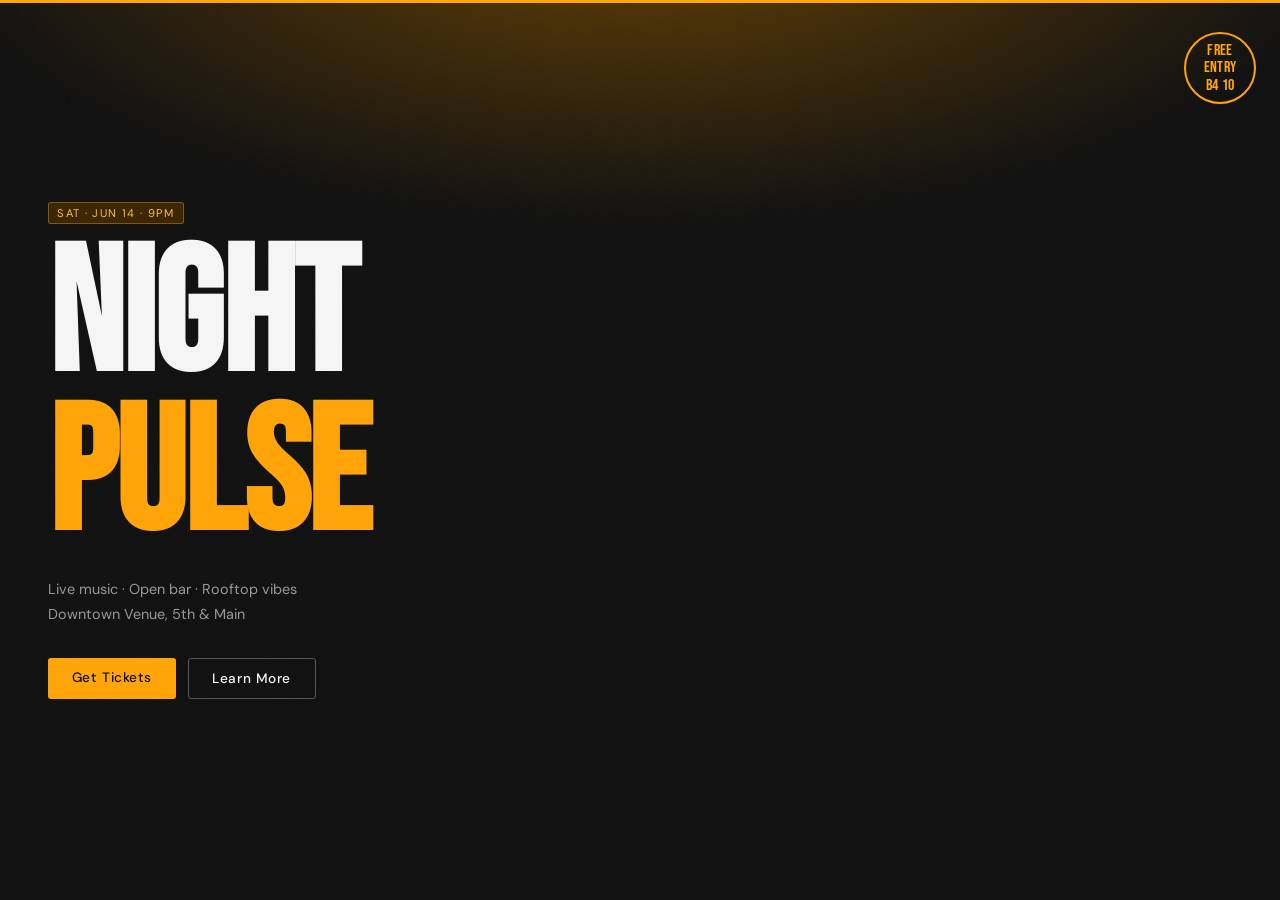
<file: headers/1/index.html>
<!DOCTYPE html>
<html lang="en">
<head>
  <meta charset="UTF-8" />
  <meta name="viewport" content="width=device-width, initial-scale=1.0"/>
  <title>Hero 1 – Bold Event</title>
  <link rel="stylesheet" href="style.css" />
  <link href="https://fonts.googleapis.com/css2?family=Bebas+Neue&family=DM+Sans:wght@400;500&display=swap" rel="stylesheet"/>
</head>
<body>
  <section class="hero">
    <div class="hero__noise"></div>
    <div class="hero__content">
      <span class="hero__tag">Sat · Jun 14 · 9PM</span>
      <h1 class="hero__title">NIGHT<br><em>PULSE</em></h1>
      <p class="hero__sub">Live music · Open bar · Rooftop vibes<br>Downtown Venue, 5th & Main</p>
      <div class="hero__actions">
        <a href="#" class="btn btn--primary">Get Tickets</a>
        <a href="#" class="btn btn--ghost">Learn More</a>
      </div>
    </div>
    <div class="hero__badge">Free<br>Entry<br>B4 10</div>
  </section>
  <script src="script.js"></script>
</body>
</html>
</file>
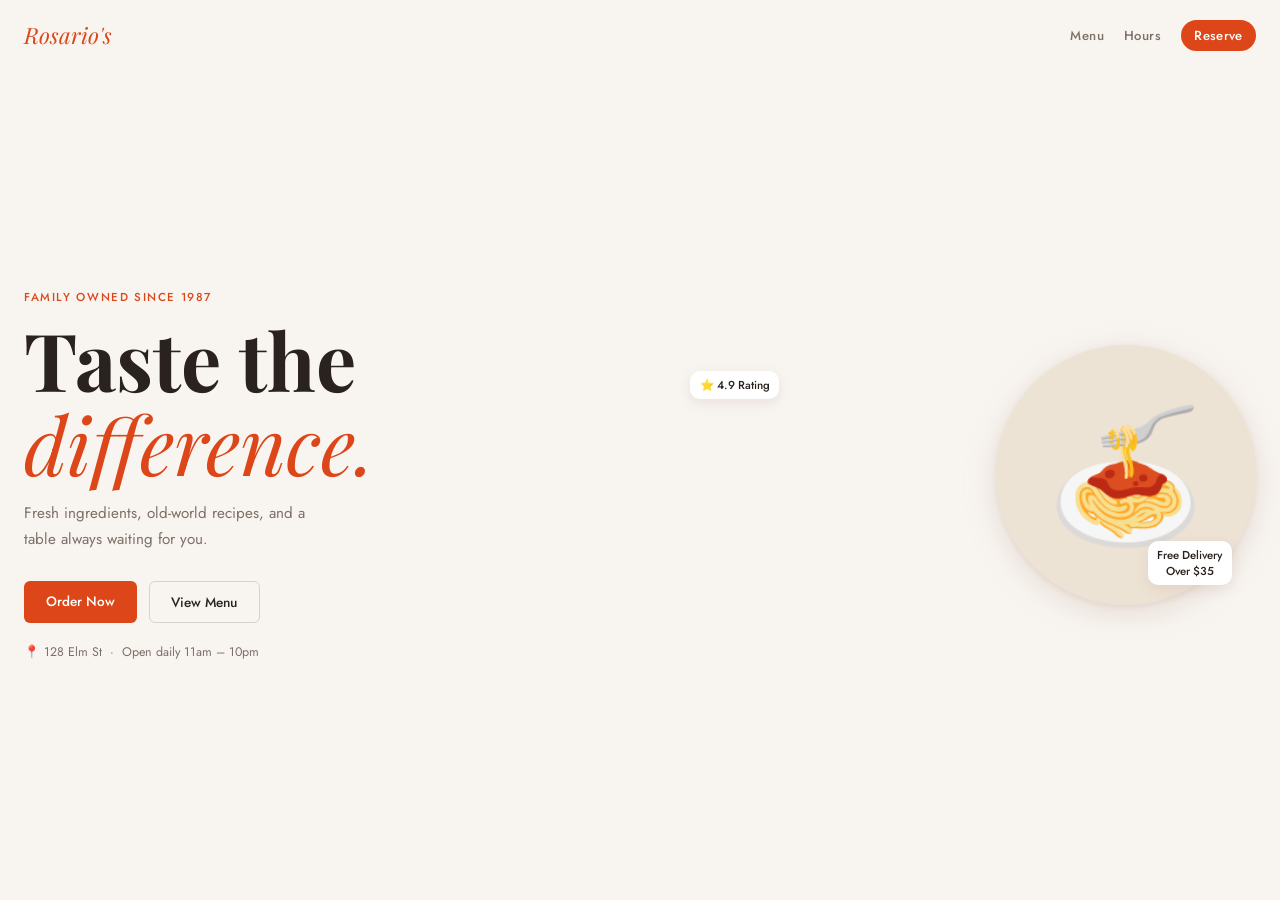
<file: headers/2/index.html>
<!DOCTYPE html>
<html lang="en">
<head>
  <meta charset="UTF-8" />
  <meta name="viewport" content="width=device-width, initial-scale=1.0"/>
  <title>Hero 2 – Local Business</title>
  <link rel="stylesheet" href="style.css" />
  <link href="https://fonts.googleapis.com/css2?family=Playfair+Display:ital,wght@0,700;1,400&family=Jost:wght@300;400;500&display=swap" rel="stylesheet"/>
</head>
<body>
  <section class="hero">
    <header class="hero__header">
      <div class="logo">Rosario's</div>
      <nav class="nav">
        <a href="#">Menu</a>
        <a href="#">Hours</a>
        <a href="#" class="nav__cta">Reserve</a>
      </nav>
    </header>

    <div class="hero__body">
      <div class="hero__text">
        <p class="hero__eyebrow">Family owned since 1987</p>
        <h1 class="hero__title">Taste the<br><em>difference.</em></h1>
        <p class="hero__desc">Fresh ingredients, old-world recipes, and a table always waiting for you.</p>
        <div class="hero__actions">
          <a href="#" class="btn btn--fill">Order Now</a>
          <a href="#" class="btn btn--line">View Menu</a>
        </div>
        <p class="hero__info">📍 128 Elm St &nbsp;·&nbsp; Open daily 11am – 10pm</p>
      </div>

      <div class="hero__visual">
        <div class="hero__plate">
          <span class="plate__icon">🍝</span>
        </div>
        <div class="tag tag--1">⭐ 4.9 Rating</div>
        <div class="tag tag--2">Free Delivery<br>Over $35</div>
      </div>
    </div>
  </section>
  <script src="script.js"></script>
</body>
</html>
</file>
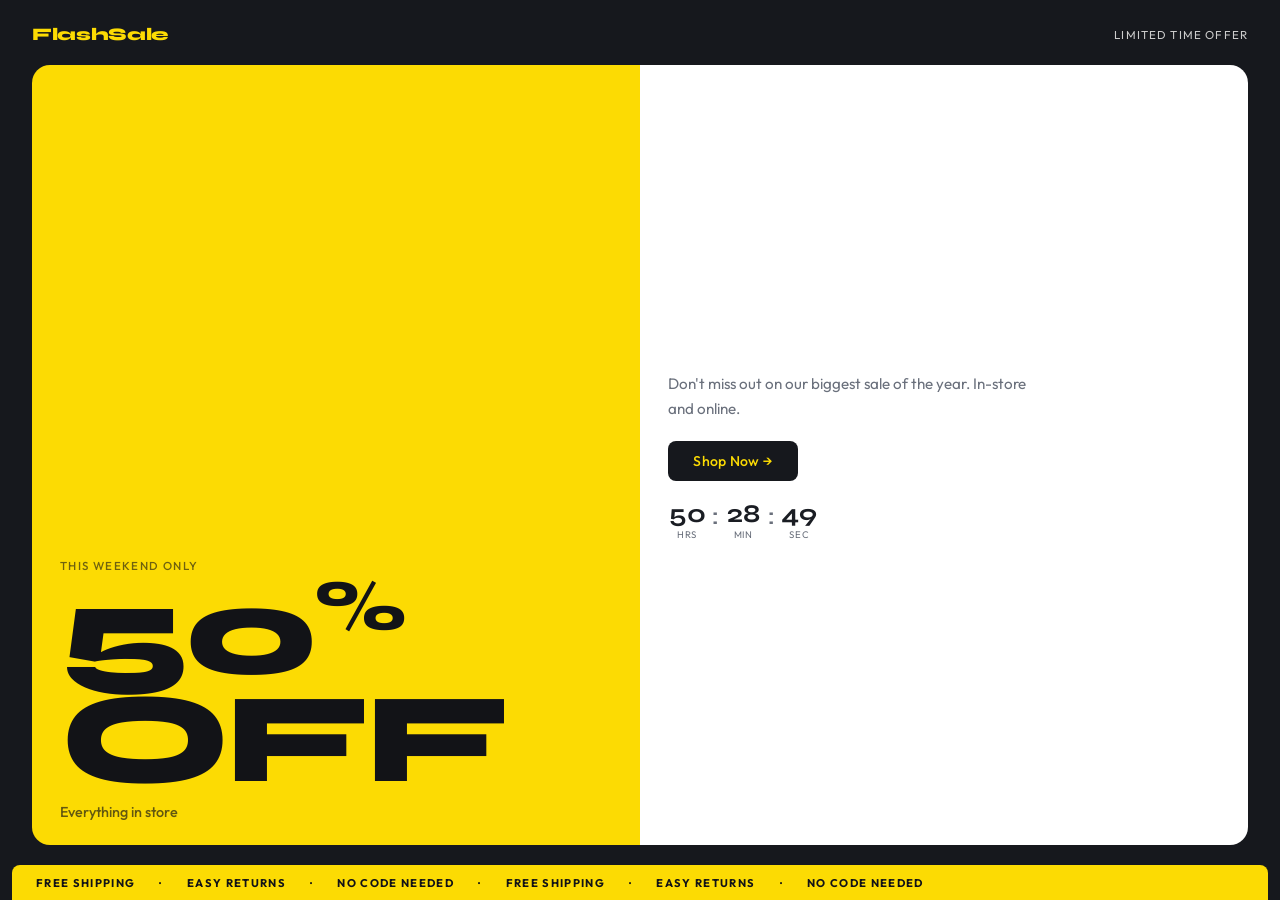
<file: headers/3/index.html>
<!DOCTYPE html>
<html lang="en">
<head>
  <meta charset="UTF-8" />
  <meta name="viewport" content="width=device-width, initial-scale=1.0"/>
  <title>Hero 3 – Promo / Sale</title>
  <link rel="stylesheet" href="style.css" />
  <link href="https://fonts.googleapis.com/css2?family=Syne:wght@700;800&family=Outfit:wght@300;400;500&display=swap" rel="stylesheet"/>
</head>
<body>
  <section class="hero">
    <!-- Top bar -->
    <div class="topbar">
      <span class="topbar__brand">FlashSale</span>
      <span class="topbar__tagline">Limited time offer</span>
    </div>

    <!-- Split card -->
    <div class="card">
      <div class="card__left">
        <p class="card__label">This weekend only</p>
        <h1 class="card__headline">50<span class="card__pct">%</span><br>OFF</h1>
        <p class="card__note">Everything in store</p>
      </div>
      <div class="card__right">
        <p class="card__pitch">Don't miss out on our biggest sale of the year. In-store and online.</p>
        <a href="#" class="btn">Shop Now →</a>
        <div class="countdown" id="countdown">
          <div class="countdown__unit">
            <span class="countdown__num" id="cd-h">00</span>
            <span class="countdown__label">hrs</span>
          </div>
          <span class="countdown__sep">:</span>
          <div class="countdown__unit">
            <span class="countdown__num" id="cd-m">00</span>
            <span class="countdown__label">min</span>
          </div>
          <span class="countdown__sep">:</span>
          <div class="countdown__unit">
            <span class="countdown__num" id="cd-s">00</span>
            <span class="countdown__label">sec</span>
          </div>
        </div>
      </div>
    </div>

    <!-- Footer strip -->
    <div class="strip" aria-hidden="true">
      <span>FREE SHIPPING</span><span>·</span>
      <span>EASY RETURNS</span><span>·</span>
      <span>NO CODE NEEDED</span><span>·</span>
      <span>FREE SHIPPING</span><span>·</span>
      <span>EASY RETURNS</span><span>·</span>
      <span>NO CODE NEEDED</span>
    </div>
  </section>
  <script src="script.js"></script>
</body>
</html>
</file>
<file: headers/1/style.css>
/* =====================
   HERO 1 – BOLD EVENT
   ===================== */

/* === COLOR TOKENS (tweak these) === */
:root {
  --bg:         hsl(0, 0%, 6%);
  --surface:    hsl(0, 0%, 10%);
  --accent:     hsl(38, 100%, 52%);
  --accent-dim: hsl(38, 100%, 20%);
  --text:       hsl(0, 0%, 96%);
  --text-muted: hsl(0, 0%, 60%);
  --tag-bg:     hsl(38, 100%, 12%);
  --tag-text:   hsl(38, 100%, 65%);
  --btn-ghost-border: hsl(0, 0%, 35%);

  /* Typography */
  --font-display: 'Bebas Neue', sans-serif;
  --font-body:    'DM Sans', sans-serif;
}

/* === RESET === */
*, *::before, *::after { box-sizing: border-box; margin: 0; padding: 0; }
a { text-decoration: none; }

body {
  background: var(--bg);
  color: var(--text);
  font-family: var(--font-body);
  min-height: 100dvh;
}

/* === HERO === */
.hero {
  position: relative;
  min-height: 100dvh;
  display: flex;
  align-items: flex-end;
  padding: 2.5rem 1.5rem;
  overflow: hidden;
  background:
    radial-gradient(ellipse 80% 50% at 50% -10%, var(--accent-dim) 0%, transparent 70%),
    var(--bg);
}

/* Grain texture overlay */
.hero__noise {
  position: absolute;
  inset: 0;
  pointer-events: none;
  opacity: 0.04;
  background-image: url("data:image/svg+xml,%3Csvg viewBox='0 0 256 256' xmlns='http://www.w3.org/2000/svg'%3E%3Cfilter id='noise'%3E%3CfeTurbulence type='fractalNoise' baseFrequency='0.9' numOctaves='4' stitchTiles='stitch'/%3E%3C/filter%3E%3Crect width='100%25' height='100%25' filter='url(%23noise)'/%3E%3C/svg%3E");
  background-size: 200px 200px;
}

/* Horizontal rule accent */
.hero::before {
  content: '';
  position: absolute;
  top: 0; left: 0; right: 0;
  height: 3px;
  background: var(--accent);
}

.hero__content {
  position: relative;
  z-index: 1;
  max-width: 480px;
  animation: fadeUp 0.6s ease both;
}

.hero__tag {
  display: inline-block;
  font-size: 0.7rem;
  letter-spacing: 0.12em;
  text-transform: uppercase;
  color: var(--tag-text);
  background: var(--tag-bg);
  border: 1px solid hsl(38, 60%, 30%);
  padding: 0.3em 0.75em;
  border-radius: 2px;
  margin-bottom: 1rem;
}

.hero__title {
  font-family: var(--font-display);
  font-size: clamp(5rem, 22vw, 9rem);
  line-height: 0.9;
  letter-spacing: -0.01em;
  margin-bottom: 1.25rem;
  color: var(--text);
}

.hero__title em {
  font-style: normal;
  color: var(--accent);
  display: block;
}

.hero__sub {
  font-size: 0.9rem;
  color: var(--text-muted);
  line-height: 1.7;
  margin-bottom: 2rem;
}

.hero__actions {
  display: flex;
  flex-wrap: wrap;
  gap: 0.75rem;
}

/* === BUTTONS === */
.btn {
  display: inline-block;
  font-family: var(--font-body);
  font-size: 0.85rem;
  font-weight: 500;
  letter-spacing: 0.04em;
  padding: 0.8em 1.75em;
  border-radius: 3px;
  cursor: pointer;
  transition: opacity 0.2s, transform 0.15s;
}
.btn:active { transform: scale(0.97); }

.btn--primary {
  background: var(--accent);
  color: hsl(0, 0%, 5%);
}
.btn--primary:hover { opacity: 0.88; }

.btn--ghost {
  background: transparent;
  color: var(--text);
  border: 1px solid var(--btn-ghost-border);
}
.btn--ghost:hover { border-color: var(--text); }

/* === BADGE (corner stamp) === */
.hero__badge {
  position: absolute;
  top: 2rem;
  right: 1.5rem;
  width: 72px;
  height: 72px;
  border-radius: 50%;
  border: 2px solid var(--accent);
  color: var(--accent);
  font-family: var(--font-display);
  font-size: 1rem;
  line-height: 1.1;
  letter-spacing: 0.02em;
  text-align: center;
  display: flex;
  align-items: center;
  justify-content: center;
  animation: spin 12s linear infinite;
  z-index: 2;
}

/* === ANIMATIONS === */
@keyframes fadeUp {
  from { opacity: 0; transform: translateY(24px); }
  to   { opacity: 1; transform: translateY(0); }
}

@keyframes spin {
  to { transform: rotate(360deg); }
}

/* === RESPONSIVE === */
@media (min-width: 640px) {
  .hero { align-items: center; padding: 3rem 3rem; }
  .hero__title { font-size: clamp(7rem, 14vw, 11rem); }
}
</file>
<file: headers/2/style.css>
/* ============================
   HERO 2 – LOCAL BUSINESS
   ============================ */

/* === COLOR TOKENS (tweak these) === */
:root {
  --bg:           hsl(36, 33%, 96%);
  --surface:      hsl(36, 30%, 90%);
  --accent:       hsl(14, 80%, 48%);
  --accent-light: hsl(14, 80%, 93%);
  --text:         hsl(20, 15%, 14%);
  --text-muted:   hsl(20, 10%, 45%);
  --plate-bg:     hsl(36, 40%, 88%);
  --nav-cta-bg:   hsl(14, 80%, 48%);
  --nav-cta-text: hsl(0, 0%, 100%);
  --tag-bg:       hsl(0, 0%, 100%);
  --tag-shadow:   hsl(20, 20%, 75%);
  --border:       hsl(30, 20%, 82%);

  --font-display: 'Playfair Display', serif;
  --font-body:    'Jost', sans-serif;
}

*, *::before, *::after { box-sizing: border-box; margin: 0; padding: 0; }
a { text-decoration: none; color: inherit; }

body {
  background: var(--bg);
  color: var(--text);
  font-family: var(--font-body);
  min-height: 100dvh;
}

/* === HERO WRAPPER === */
.hero {
  min-height: 100dvh;
  display: flex;
  flex-direction: column;
  padding: 1.25rem 1.5rem 2.5rem;
}

/* === HEADER / NAV === */
.hero__header {
  display: flex;
  align-items: center;
  justify-content: space-between;
  margin-bottom: 2.5rem;
}

.logo {
  font-family: var(--font-display);
  font-size: 1.4rem;
  font-style: italic;
  color: var(--accent);
}

.nav {
  display: flex;
  align-items: center;
  gap: 1.25rem;
  font-size: 0.82rem;
  font-weight: 500;
  letter-spacing: 0.03em;
}

.nav a:not(.nav__cta) { color: var(--text-muted); }
.nav a:not(.nav__cta):hover { color: var(--text); }

.nav__cta {
  background: var(--nav-cta-bg);
  color: var(--nav-cta-text);
  padding: 0.45em 1em;
  border-radius: 100px;
  font-weight: 500;
  transition: opacity 0.2s;
}
.nav__cta:hover { opacity: 0.85; }

/* === BODY LAYOUT === */
.hero__body {
  flex: 1;
  display: flex;
  flex-direction: column;
  gap: 2.5rem;
}

/* === TEXT BLOCK === */
.hero__text { animation: fadeUp 0.55s ease both; }

.hero__eyebrow {
  font-size: 0.72rem;
  letter-spacing: 0.14em;
  text-transform: uppercase;
  color: var(--accent);
  margin-bottom: 0.75rem;
  font-weight: 500;
}

.hero__title {
  font-family: var(--font-display);
  font-size: clamp(2.8rem, 12vw, 5rem);
  font-weight: 700;
  line-height: 1.05;
  margin-bottom: 1rem;
}

.hero__title em {
  font-style: italic;
  font-weight: 400;
  color: var(--accent);
}

.hero__desc {
  font-size: 0.95rem;
  color: var(--text-muted);
  line-height: 1.7;
  max-width: 34ch;
  margin-bottom: 1.75rem;
}

.hero__actions {
  display: flex;
  flex-wrap: wrap;
  gap: 0.75rem;
  margin-bottom: 1.25rem;
}

.btn {
  font-family: var(--font-body);
  font-size: 0.85rem;
  font-weight: 500;
  padding: 0.75em 1.6em;
  border-radius: 6px;
  cursor: pointer;
  transition: opacity 0.2s, transform 0.15s;
  display: inline-block;
}
.btn:active { transform: scale(0.97); }

.btn--fill {
  background: var(--accent);
  color: #fff;
}
.btn--fill:hover { opacity: 0.88; }

.btn--line {
  background: transparent;
  color: var(--text);
  border: 1.5px solid var(--border);
}
.btn--line:hover { border-color: var(--text); }

.hero__info {
  font-size: 0.78rem;
  color: var(--text-muted);
}

/* === VISUAL BLOCK === */
.hero__visual {
  position: relative;
  display: flex;
  justify-content: center;
  animation: fadeUp 0.55s 0.1s ease both;
}

.hero__plate {
  width: clamp(180px, 55vw, 260px);
  height: clamp(180px, 55vw, 260px);
  border-radius: 50%;
  background: var(--plate-bg);
  display: flex;
  align-items: center;
  justify-content: center;
  font-size: clamp(5rem, 18vw, 8rem);
  box-shadow:
    0 8px 32px hsl(20, 30%, 60%, 0.25),
    0 2px 6px hsl(20, 30%, 60%, 0.15);
  animation: float 4s ease-in-out infinite;
}

/* Floating tags */
.tag {
  position: absolute;
  background: var(--tag-bg);
  border-radius: 10px;
  font-size: 0.72rem;
  font-weight: 500;
  padding: 0.5em 0.85em;
  box-shadow: 0 4px 14px hsl(20, 20%, 60%, 0.2);
  line-height: 1.4;
  text-align: center;
}

.tag--1 {
  top: 10%;
  left: 5%;
  animation: float 5s 0.5s ease-in-out infinite;
}

.tag--2 {
  bottom: 8%;
  right: 4%;
  animation: float 4.5s 1s ease-in-out infinite;
}

/* === ANIMATIONS === */
@keyframes fadeUp {
  from { opacity: 0; transform: translateY(20px); }
  to   { opacity: 1; transform: translateY(0); }
}

@keyframes float {
  0%, 100% { transform: translateY(0); }
  50%       { transform: translateY(-10px); }
}

/* === RESPONSIVE === */
@media (min-width: 640px) {
  .hero__body {
    flex-direction: row;
    align-items: center;
    justify-content: space-between;
  }
  .hero__text { flex: 1; }
  .hero__visual {
    flex: 1;
    justify-content: flex-end;
  }
}
</file>
<file: headers/3/style.css>
/* ==========================
   HERO 3 – PROMO / SALE
   ========================== */

/* === COLOR TOKENS (tweak these) === */
:root {
  --bg:           hsl(220, 14%, 10%);
  --card-left:    hsl(52, 98%, 50%);
  --card-right:   hsl(0, 0%, 100%);
  --text-on-left: hsl(220, 14%, 8%);
  --text-on-right:hsl(220, 14%, 12%);
  --text-muted:   hsl(220, 8%, 45%);
  --accent:       hsl(220, 14%, 10%);
  --strip-bg:     hsl(52, 98%, 50%);
  --strip-text:   hsl(220, 14%, 8%);
  --topbar-text:  hsl(0, 0%, 80%);

  --font-display: 'Syne', sans-serif;
  --font-body:    'Outfit', sans-serif;
}

*, *::before, *::after { box-sizing: border-box; margin: 0; padding: 0; }
a { text-decoration: none; }

body {
  background: var(--bg);
  font-family: var(--font-body);
  min-height: 100dvh;
  display: flex;
  align-items: stretch;
}

/* === HERO === */
.hero {
  width: 100%;
  display: flex;
  flex-direction: column;
  padding: 1.25rem 1.25rem 0;
  gap: 1.25rem;
}

/* === TOP BAR === */
.topbar {
  display: flex;
  align-items: center;
  justify-content: space-between;
}

.topbar__brand {
  font-family: var(--font-display);
  font-size: 1.1rem;
  font-weight: 800;
  color: hsl(52, 98%, 50%);
  letter-spacing: -0.02em;
}

.topbar__tagline {
  font-size: 0.72rem;
  letter-spacing: 0.1em;
  text-transform: uppercase;
  color: var(--topbar-text);
}

/* === SPLIT CARD === */
.card {
  flex: 1;
  display: flex;
  flex-direction: column;
  border-radius: 18px;
  overflow: hidden;
  min-height: 420px;
  animation: slideIn 0.5s ease both;
}

.card__left {
  background: var(--card-left);
  color: var(--text-on-left);
  padding: 2rem 1.75rem 1.5rem;
  display: flex;
  flex-direction: column;
  justify-content: flex-end;
}

.card__label {
  font-size: 0.72rem;
  text-transform: uppercase;
  letter-spacing: 0.12em;
  font-weight: 500;
  opacity: 0.6;
  margin-bottom: 0.25rem;
}

.card__headline {
  font-family: var(--font-display);
  font-size: clamp(5.5rem, 22vw, 9rem);
  font-weight: 800;
  line-height: 0.85;
  letter-spacing: -0.03em;
}

.card__pct {
  font-size: 0.55em;
  vertical-align: super;
}

.card__note {
  font-size: 0.9rem;
  font-weight: 500;
  margin-top: 0.5rem;
  opacity: 0.65;
}

.card__right {
  background: var(--card-right);
  color: var(--text-on-right);
  padding: 1.75rem;
  display: flex;
  flex-direction: column;
  justify-content: center;
  gap: 1.25rem;
}

.card__pitch {
  font-size: 0.95rem;
  line-height: 1.65;
  color: var(--text-muted);
  max-width: 36ch;
}

/* === BUTTON === */
.btn {
  display: inline-block;
  background: var(--accent);
  color: hsl(52, 98%, 50%);
  font-family: var(--font-body);
  font-size: 0.88rem;
  font-weight: 500;
  letter-spacing: 0.02em;
  padding: 0.8em 1.8em;
  border-radius: 8px;
  align-self: flex-start;
  transition: opacity 0.2s, transform 0.15s;
}
.btn:hover { opacity: 0.85; }
.btn:active { transform: scale(0.97); }

/* === COUNTDOWN === */
.countdown {
  display: flex;
  align-items: center;
  gap: 0.35rem;
}

.countdown__unit {
  display: flex;
  flex-direction: column;
  align-items: center;
  line-height: 1;
}

.countdown__num {
  font-family: var(--font-display);
  font-size: 1.6rem;
  font-weight: 700;
  color: var(--text-on-right);
  min-width: 2ch;
  text-align: center;
}

.countdown__label {
  font-size: 0.6rem;
  letter-spacing: 0.08em;
  text-transform: uppercase;
  color: var(--text-muted);
  margin-top: 0.2rem;
}

.countdown__sep {
  font-family: var(--font-display);
  font-size: 1.4rem;
  font-weight: 700;
  color: var(--text-muted);
  margin-bottom: 0.5rem;
}

/* === SCROLLING STRIP === */
.strip {
  background: var(--strip-bg);
  color: var(--strip-text);
  font-size: 0.7rem;
  font-weight: 700;
  letter-spacing: 0.12em;
  text-transform: uppercase;
  display: flex;
  gap: 1.5rem;
  padding: 0.65rem 1.5rem;
  overflow: hidden;
  white-space: nowrap;
  border-radius: 8px 8px 0 0;
  animation: marquee 12s linear infinite;
  margin: 0 -1.25rem;
}

@keyframes marquee {
  from { transform: translateX(0); }
  to   { transform: translateX(-50%); }
}

/* === ANIMATIONS === */
@keyframes slideIn {
  from { opacity: 0; transform: translateY(16px); }
  to   { opacity: 1; transform: translateY(0); }
}

/* === RESPONSIVE === */
@media (min-width: 600px) {
  .card { flex-direction: row; }
  .card__left { flex: 1; justify-content: flex-end; }
  .card__right { flex: 1; }
  .card__headline { font-size: clamp(5rem, 12vw, 8rem); }
}

@media (min-width: 960px) {
  .hero { padding: 1.5rem 2rem 0; }
}
</file>
